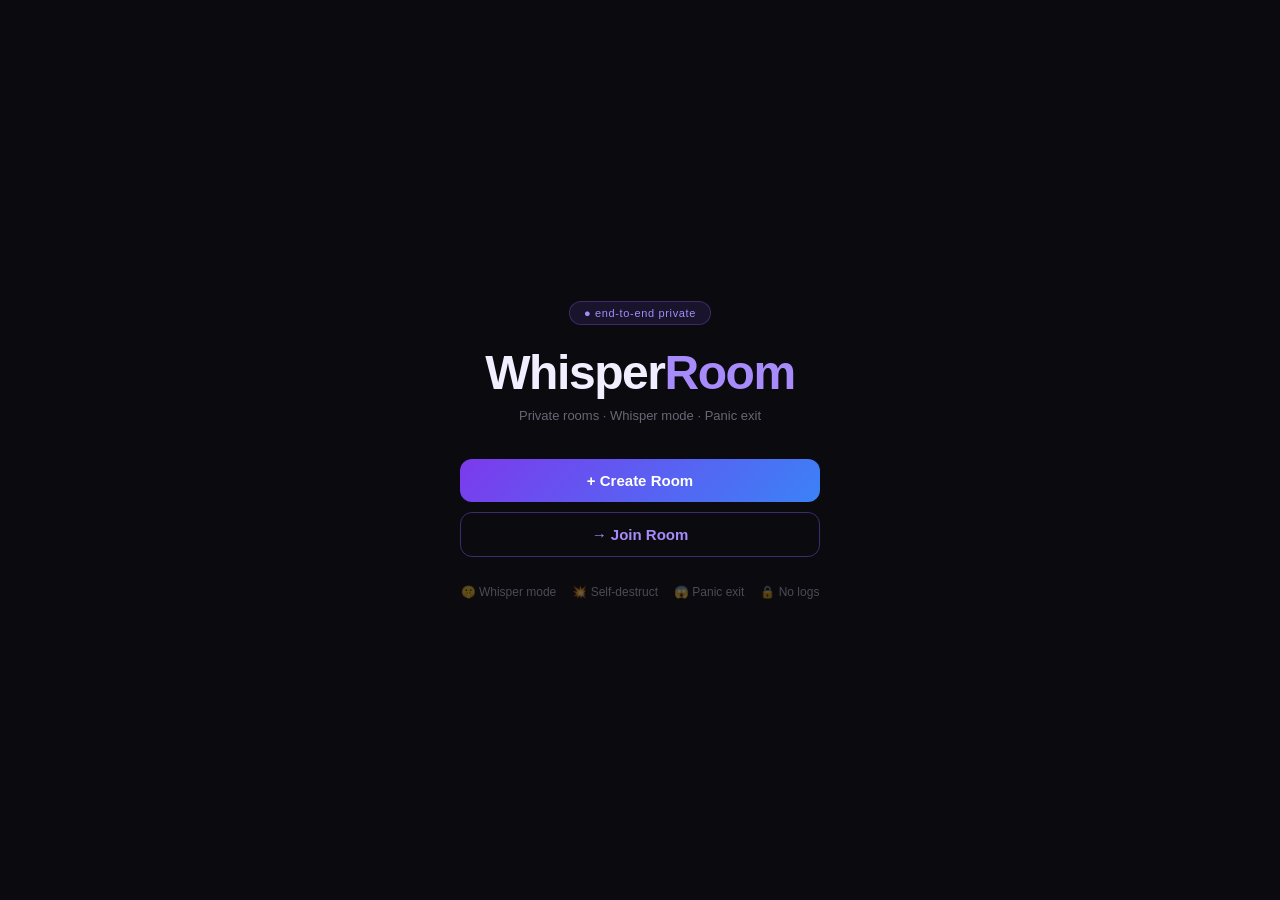
<file: html/index.html>
<!DOCTYPE html>
<html lang="en">
<head>
  <meta charset="UTF-8" />
  <meta name="viewport" content="width=device-width, initial-scale=1.0"/>
  <title>WhisperRoom 🤫</title>
  <link rel="stylesheet" href="../css/style.css" />
</head>
<body>

  <div class="page">
    <div class="center-box">

      <!-- Badge -->
      <div class="badge">● end-to-end private</div>

      <!-- Logo -->
      <h1 class="logo">Whisper<span>Room</span></h1>
      <p class="tagline">Private rooms · Whisper mode · Panic exit</p>

      <!-- Buttons -->
      <div class="btn-group">
        <button class="btn btn-primary" onclick="window.location.href='create.html'">
          + Create Room
        </button>
        <button class="btn btn-outline" onclick="window.location.href='join.html'">
          → Join Room
        </button>
      </div>

      <!-- Features -->
      <div class="features">
        <span>🤫 Whisper mode</span>
        <span>💥 Self-destruct</span>
        <span>😱 Panic exit</span>
        <span>🔒 No logs</span>
      </div>

    </div>
  </div>

  <script src="../js/app.js"></script>

</body>
</html>
</file>
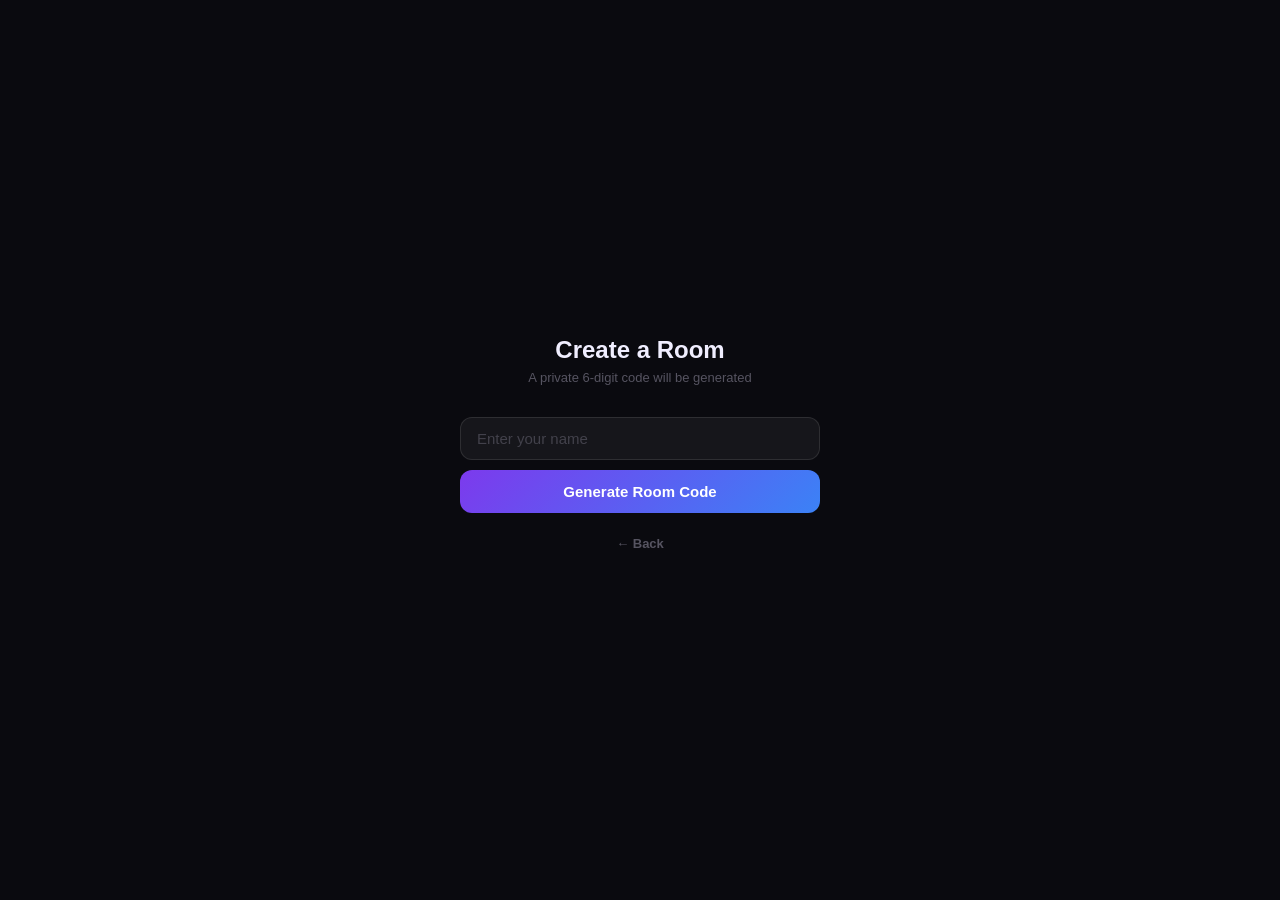
<file: html/create.html>
<!DOCTYPE html>
<html lang="en">
<head>
  <meta charset="UTF-8" />
  <meta name="viewport" content="width=device-width, initial-scale=1.0"/>
  <title>Create Room · WhisperRoom</title>
  <link rel="stylesheet" href="../css/style.css" />
</head>
<body>

  <div class="page">
    <div class="center-box">

      <!-- Title -->
      <h2 class="page-title">Create a Room</h2>
      <p class="page-sub">A private 6-digit code will be generated</p>

      <!-- Step 1: Enter name -->
      <div id="step1" style="width:100%;">
        <input
          type="text"
          id="username"
          class="input"
          placeholder="Enter your name"
          maxlength="20"
        />
        <button class="btn btn-primary mt" onclick="createRoom()">
          Generate Room Code
        </button>
        <button class="btn btn-ghost mt" onclick="window.location.href='index.html'">
          ← Back
        </button>
      </div>

      <!-- Step 2: Show code -->
      <div id="step2" style="display:none; width:100%;">
        <p class="hint">Share this code with your friends</p>
        <div class="code-box" onclick="copyCode()">
          <p class="code-label">ROOM CODE</p>
          <p class="code-text" id="room-code-display">------</p>
          <p class="code-hint" id="copy-hint">Tap to copy</p>
        </div>
        <button class="btn btn-primary mt" onclick="enterRoom()">
          Enter Room →
        </button>
      </div>

    </div>
  </div>

  <script src="../js/app.js"></script>
  <script src="../js/create.js"></script>

</body>
</html>
</file>
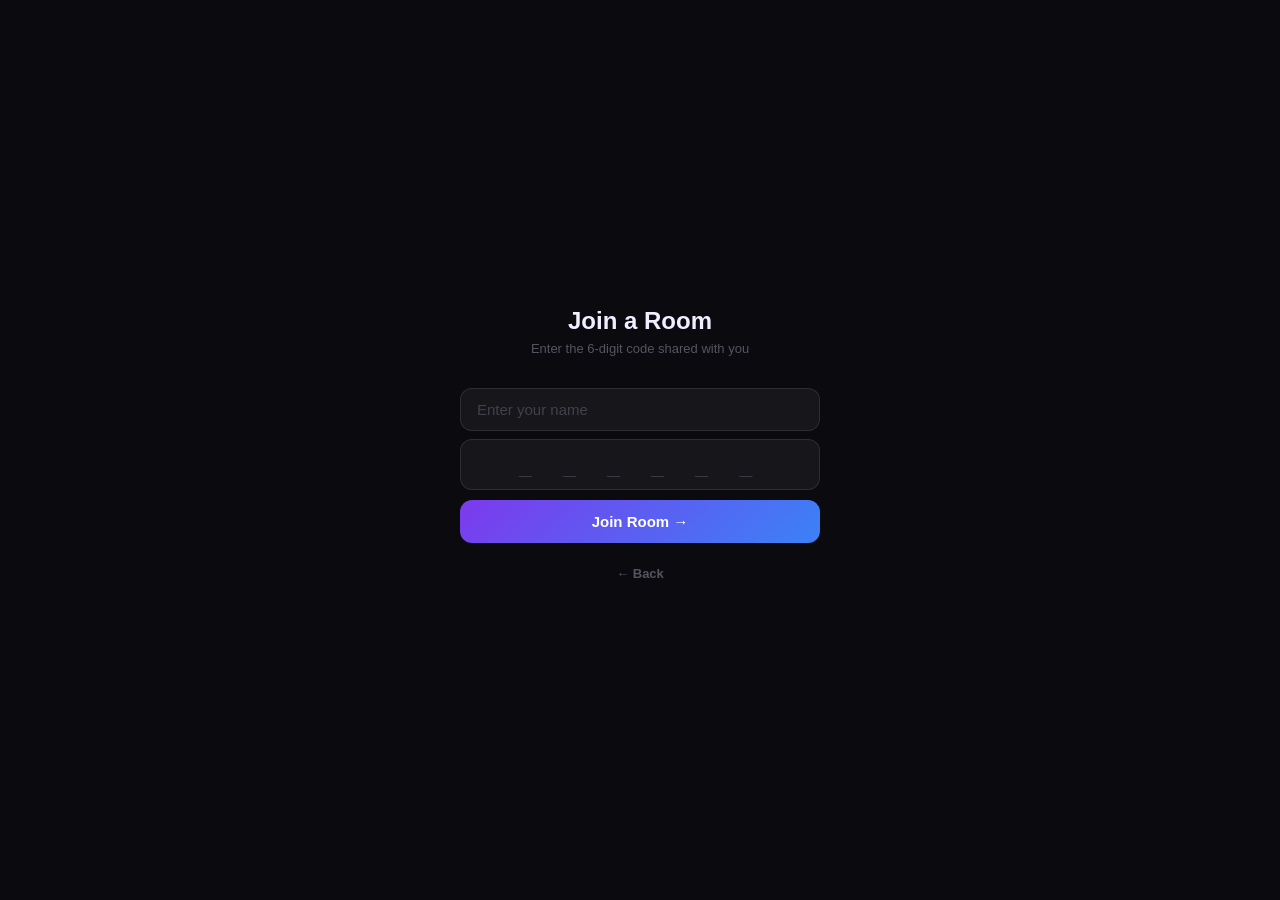
<file: html/join.html>
<!DOCTYPE html>
<html lang="en">
<head>
  <meta charset="UTF-8" />
  <meta name="viewport" content="width=device-width, initial-scale=1.0"/>
  <title>Join Room · WhisperRoom</title>
  <link rel="stylesheet" href="../css/style.css" />
</head>
<body>

  <div class="page">
    <div class="center-box">

      <!-- Title -->
      <h2 class="page-title">Join a Room</h2>
      <p class="page-sub">Enter the 6-digit code shared with you</p>

      <!-- Inputs -->
      <input
        type="text"
        id="join-username"
        class="input"
        placeholder="Enter your name"
        maxlength="20"
      />

      <input
        type="text"
        id="join-code"
        class="input code-input mt"
        placeholder="_ _ _ _ _ _"
        maxlength="6"
      />

      <!-- Error message -->
      <p class="error-msg" id="join-error" style="display:none;">
        ❌ Room not found. Check the code and try again.
      </p>

      <!-- Buttons -->
      <button class="btn btn-primary mt" onclick="joinRoom()">
        Join Room →
      </button>
      <button class="btn btn-ghost mt" onclick="window.location.href='index.html'">
        ← Back
      </button>

    </div>
  </div>

  <script src="../js/app.js"></script>
  <script src="../js/join.js"></script>

</body>
</html>
</file>
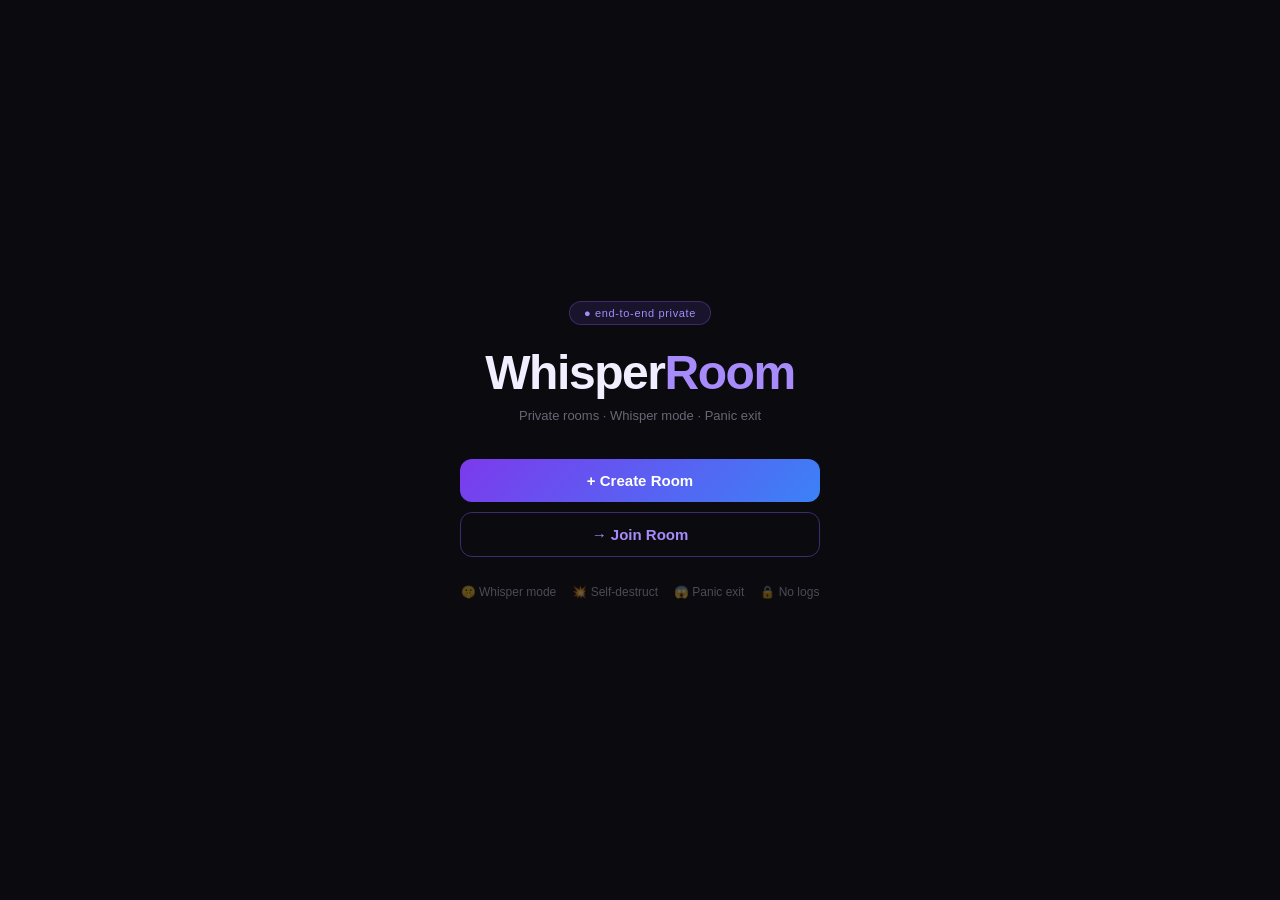
<file: html/room.html>
<!DOCTYPE html>
<html lang="en">
<head>
  <meta charset="UTF-8" />
  <meta name="viewport" content="width=device-width, initial-scale=1.0"/>
  <title>Room · WhisperRoom</title>
  <link rel="stylesheet" href="../css/style.css" />
</head>
<body class="room-body" oncontextmenu="return false">

  <!-- Header -->
  <div class="room-header">
    <div>
      <p class="room-logo">WhisperRoom 🤫</p>
      <p class="room-meta" id="room-meta">Loading...</p>
    </div>
    <div class="header-right">
      <!-- Timer -->
      <div class="timer-box" id="timer-box">
        <span class="timer-icon">💥</span>
        <span class="timer-text" id="timer-text">60:00</span>
      </div>
      <!-- Panic -->
      <button class="panic-btn" onclick="showPanicModal()">
        😱 PANIC
      </button>
    </div>
  </div>

  <!-- Main Layout -->
  <div class="room-layout">

    <!-- Chat Area -->
    <div class="chat-area">

      <!-- Messages -->
      <div class="messages" id="messages"></div>

      <!-- Typing Indicator -->
      <p class="typing-indicator" id="typing-indicator"></p>

      <!-- Whisper Bar -->
      <div class="whisper-bar" id="whisper-bar" style="display:none;">
        <p class="whisper-label" id="whisper-label">🤫 To:</p>
        <input
          type="text"
          id="whisper-input"
          class="whisper-input"
          placeholder="Whisper something..."
        />
        <button class="whisper-send" onclick="sendWhisper()">Send</button>
        <button class="whisper-cancel" onclick="cancelWhisper()">✕</button>
      </div>

      <!-- Message Input -->
      <div class="chat-input-area">
        <input
          type="text"
          id="msg-input"
          class="input chat-input"
          placeholder="Type a message..."
          onkeydown="if(event.key==='Enter') sendMessage()"
        />
        <button class="btn btn-primary send-btn" onclick="sendMessage()">
          →
        </button>
      </div>

    </div>

    <!-- Members Sidebar -->
    <div class="sidebar">
      <p class="sidebar-title">MEMBERS</p>
      <div id="member-list"></div>
    </div>

  </div>

  <!-- Panic Modal -->
  <div class="modal-bg" id="panic-modal" style="display:none;">
    <div class="modal">
      <p class="modal-icon">😱</p>
      <h3 class="modal-title">Panic Exit?</h3>
      <p class="modal-sub">
        Your messages will be deleted and you'll be removed instantly.
        This cannot be undone.
      </p>
      <button class="btn btn-danger mt" onclick="panicExit()">
        Yes, Panic Exit
      </button>
      <button class="btn btn-ghost mt" onclick="hidePanicModal()">
        Cancel
      </button>
    </div>
  </div>

  <!-- Room Destroyed Modal -->
  <div class="modal-bg" id="destroy-modal" style="display:none;">
    <div class="modal destroy-modal">
      <p class="destroy-icon-final">💥</p>
      <h3 class="modal-title">Room Destroyed</h3>
      <p class="modal-sub">
        This room has self-destructed. All messages are gone forever.
      </p>
      <button class="btn btn-primary mt" onclick="window.location.href='index.html'">
        Go Home
      </button>
    </div>
  </div>

  <script src="../js/app.js"></script>
  <script src="../js/room.js"></script>

</body>
</html>
</file>
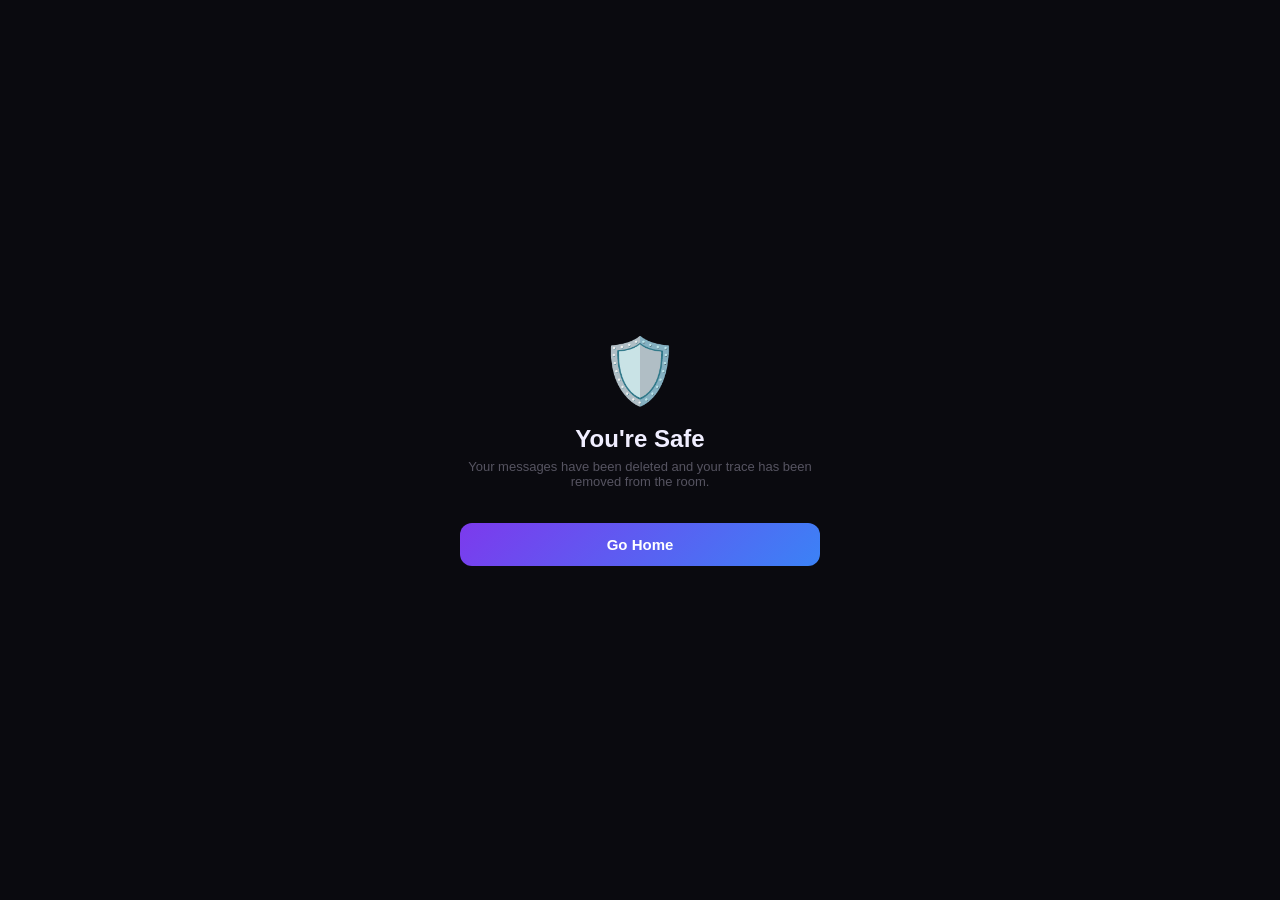
<file: html/safe.html>
<!DOCTYPE html>
<html lang="en">
<head>
  <meta charset="UTF-8" />
  <meta name="viewport" content="width=device-width, initial-scale=1.0"/>
  <title>You're Safe · WhisperRoom</title>
  <link rel="stylesheet" href="../css/style.css" />
</head>
<body>

  <div class="page">
    <div class="center-box" style="text-align:center;">
      <p style="font-size:64px; margin-bottom:16px;">🛡️</p>
      <h2 class="page-title">You're Safe</h2>
      <p class="page-sub">
        Your messages have been deleted and your
        trace has been removed from the room.
      </p>
      <button
        class="btn btn-primary mt"
        onclick="window.location.href='index.html'"
      >
        Go Home
      </button>
    </div>
  </div>

  <script src="../js/app.js"></script>

</body>
</html>
</file>
<file: css/style.css>
/* ===== RESET ===== */
* {
  margin: 0;
  padding: 0;
  box-sizing: border-box;
}

/* ===== BASE ===== */
body {
  font-family: 'Segoe UI', sans-serif;
  background: #0a0a0f;
  color: #e8e6f0;
  min-height: 100vh;
  user-select: none;
  -webkit-user-select: none;
}

input, textarea {
  user-select: text;
  -webkit-user-select: text;
}

/* ===== PAGE LAYOUT ===== */
.page {
  min-height: 100vh;
  display: flex;
  align-items: center;
  justify-content: center;
  padding: 24px;
}

.center-box {
  width: 100%;
  max-width: 360px;
  display: flex;
  flex-direction: column;
  align-items: center;
}

/* ===== BADGE ===== */
.badge {
  display: inline-flex;
  align-items: center;
  gap: 6px;
  background: rgba(138, 92, 246, 0.12);
  border: 1px solid rgba(138, 92, 246, 0.3);
  border-radius: 99px;
  padding: 5px 14px;
  font-size: 11px;
  color: #a78bfa;
  letter-spacing: 0.06em;
  margin-bottom: 20px;
}

/* ===== LOGO ===== */
.logo {
  font-size: 48px;
  font-weight: 900;
  color: #f0eeff;
  letter-spacing: -0.03em;
  margin-bottom: 8px;
}

.logo span {
  color: #a78bfa;
}

/* ===== TAGLINE ===== */
.tagline {
  font-size: 13px;
  color: rgba(200, 195, 220, 0.5);
  margin-bottom: 36px;
  text-align: center;
}

/* ===== BUTTONS ===== */
.btn-group {
  display: flex;
  flex-direction: column;
  gap: 10px;
  width: 100%;
  margin-bottom: 28px;
}

.btn {
  width: 100%;
  padding: 13px;
  border-radius: 12px;
  font-size: 15px;
  font-weight: 700;
  cursor: pointer;
  border: none;
  transition: all 0.2s ease;
}

.btn-primary {
  background: linear-gradient(135deg, #7c3aed, #3b82f6);
  color: #fff;
}

.btn-primary:hover { opacity: 0.88; }

.btn:active { transform: scale(0.97); }

.btn-outline {
  background: transparent;
  border: 1px solid rgba(138, 92, 246, 0.4);
  color: #a78bfa;
}

.btn-outline:hover {
  background: rgba(138, 92, 246, 0.1);
}

.btn-ghost {
  background: transparent;
  color: rgba(200, 195, 220, 0.4);
  font-size: 13px;
}

.btn-ghost:hover {
  color: rgba(200, 195, 220, 0.8);
}

.btn-danger {
  background: #dc2626;
  color: #fff;
}

.btn-danger:hover { background: #b91c1c; }

.mt { margin-top: 10px; }

/* ===== FEATURES ROW ===== */
.features {
  display: flex;
  gap: 16px;
  flex-wrap: wrap;
  justify-content: center;
  font-size: 12px;
  color: rgba(200, 195, 220, 0.35);
}

/* ===== INPUTS ===== */
.input {
  width: 100%;
  background: rgba(255,255,255,0.05);
  border: 1px solid rgba(255,255,255,0.1);
  border-radius: 12px;
  color: #f0eeff;
  font-size: 15px;
  padding: 12px 16px;
  outline: none;
  transition: border-color 0.2s;
  margin-top: 8px;
}

.input:focus {
  border-color: rgba(138, 92, 246, 0.6);
}

.input::placeholder {
  color: rgba(200,195,220,0.25);
}

.code-input {
  text-align: center;
  letter-spacing: 0.4em;
  font-size: 22px;
  font-family: monospace;
}

/* ===== PAGE TITLES ===== */
.page-title {
  font-size: 24px;
  font-weight: 900;
  color: #f0eeff;
  margin-bottom: 6px;
  text-align: center;
}

.page-sub {
  font-size: 13px;
  color: rgba(200,195,220,0.4);
  text-align: center;
  margin-bottom: 24px;
}

/* ===== CODE BOX ===== */
.hint {
  font-size: 13px;
  color: rgba(200,195,220,0.4);
  text-align: center;
  margin-bottom: 16px;
  width: 100%;
}

.code-box {
  width: 100%;
  background: rgba(138, 92, 246, 0.08);
  border: 1px dashed rgba(138, 92, 246, 0.4);
  border-radius: 16px;
  padding: 24px;
  text-align: center;
  cursor: pointer;
  transition: background 0.2s;
  animation: codeAppear 0.3s ease;
}

.code-box:hover {
  background: rgba(138, 92, 246, 0.14);
}

.code-label {
  font-size: 10px;
  color: rgba(167, 139, 250, 0.6);
  letter-spacing: 0.12em;
  margin-bottom: 8px;
}

.code-text {
  font-size: 38px;
  font-weight: 900;
  color: #a78bfa;
  letter-spacing: 0.25em;
  font-family: monospace;
}

.code-hint {
  font-size: 11px;
  color: rgba(200,195,220,0.3);
  margin-top: 8px;
}

/* ===== ERROR MESSAGE ===== */
.error-msg {
  color: #f87171;
  font-size: 13px;
  text-align: center;
  background: rgba(248, 113, 113, 0.1);
  border-radius: 8px;
  padding: 8px 12px;
  margin-top: 10px;
  width: 100%;
}

/* ===== ROOM LAYOUT ===== */
.room-body {
  display: flex;
  flex-direction: column;
  height: 100vh;
  overflow: hidden;
}

.room-header {
  display: flex;
  align-items: center;
  justify-content: space-between;
  padding: 12px 16px;
  background: #0d0d14;
  border-bottom: 1px solid rgba(255,255,255,0.08);
  flex-shrink: 0;
}

.room-logo {
  font-size: 14px;
  font-weight: 800;
  color: #f0eeff;
}

.room-meta {
  font-size: 11px;
  color: rgba(200,195,220,0.4);
  font-family: monospace;
  margin-top: 2px;
}

.panic-btn {
  background: #dc2626;
  color: #fff;
  border: none;
  border-radius: 8px;
  padding: 8px 12px;
  font-size: 12px;
  font-weight: 800;
  cursor: pointer;
  transition: background 0.2s;
  animation: panicPulse 2s ease-in-out infinite;
}

.panic-btn:hover { background: #b91c1c; }

.room-layout {
  display: flex;
  flex: 1;
  overflow: hidden;
}

/* ===== CHAT AREA ===== */
.chat-area {
  flex: 1;
  display: flex;
  flex-direction: column;
  overflow: hidden;
}

.messages {
  flex: 1;
  overflow-y: auto;
  padding: 16px;
  display: flex;
  flex-direction: column;
  gap: 8px;
}

/* ===== MESSAGE BUBBLES ===== */
.msg-wrap {
  display: flex;
  flex-direction: column;
  animation: fadeInUp 0.2s ease;
}

.msg-wrap.mine { align-items: flex-end; }
.msg-wrap.theirs { align-items: flex-start; }

.msg-name {
  font-size: 11px;
  color: rgba(200,195,220,0.4);
  margin-bottom: 3px;
  padding: 0 4px;
}

.msg-bubble {
  max-width: 70%;
  padding: 10px 14px;
  border-radius: 18px;
  font-size: 14px;
  line-height: 1.5;
  word-break: break-word;
}

.msg-wrap.mine .msg-bubble {
  background: #7c3aed;
  color: #fff;
  border-bottom-right-radius: 4px;
}

.msg-wrap.theirs .msg-bubble {
  background: rgba(255,255,255,0.08);
  color: #e8e6f0;
  border-bottom-left-radius: 4px;
}

.msg-time {
  font-size: 10px;
  color: rgba(200,195,220,0.3);
  margin-top: 3px;
  padding: 0 4px;
}

.msg-system {
  text-align: center;
  font-size: 12px;
  color: rgba(200,195,220,0.35);
  padding: 4px 0;
  animation: fadeInUp 0.2s ease;
}

.msg-whisper {
  text-align: center;
  font-size: 12px;
  color: #a78bfa;
  background: rgba(138,92,246,0.1);
  border-radius: 8px;
  padding: 6px 12px;
  animation: fadeInUp 0.2s ease;
}

/* ===== TYPING INDICATOR ===== */
.typing-indicator {
  font-size: 12px;
  color: rgba(200,195,220,0.4);
  padding: 2px 16px 6px;
  min-height: 20px;
}

/* ===== WHISPER BAR ===== */
.whisper-bar {
  display: flex;
  align-items: center;
  gap: 8px;
  padding: 8px 12px;
  background: rgba(138,92,246,0.1);
  border-top: 1px solid rgba(138,92,246,0.2);
}

.whisper-label {
  font-size: 12px;
  color: #a78bfa;
  white-space: nowrap;
}

.whisper-input {
  flex: 1;
  background: transparent;
  border: none;
  color: #f0eeff;
  font-size: 13px;
  outline: none;
}

.whisper-input::placeholder {
  color: rgba(167,139,250,0.4);
}

.whisper-send {
  background: none;
  border: none;
  color: #a78bfa;
  font-size: 13px;
  font-weight: 700;
  cursor: pointer;
}

.whisper-cancel {
  background: none;
  border: none;
  color: rgba(200,195,220,0.4);
  font-size: 13px;
  cursor: pointer;
}

/* ===== CHAT INPUT ===== */
.chat-input-area {
  display: flex;
  gap: 8px;
  padding: 10px 12px;
  border-top: 1px solid rgba(255,255,255,0.08);
}

.chat-input {
  flex: 1;
  margin-top: 0;
  padding: 10px 14px;
  font-size: 14px;
}

.send-btn {
  width: auto;
  padding: 10px 18px;
  font-size: 18px;
  margin-top: 0;
}

/* ===== SIDEBAR ===== */
.sidebar {
  width: 130px;
  background: #0d0d14;
  border-left: 1px solid rgba(255,255,255,0.08);
  padding: 12px;
  overflow-y: auto;
  flex-shrink: 0;
}

.sidebar-title {
  font-size: 10px;
  color: rgba(200,195,220,0.3);
  letter-spacing: 0.1em;
  margin-bottom: 12px;
}

.member-item { margin-bottom: 14px; }

.member-name {
  font-size: 12px;
  color: rgba(200,195,220,0.6);
  word-break: break-all;
  margin-bottom: 3px;
}

.whisper-btn {
  background: none;
  border: none;
  color: #a78bfa;
  font-size: 11px;
  cursor: pointer;
  padding: 0;
}

.whisper-btn:hover { color: #c4b5fd; }

/* ===== MODAL ===== */
.modal-bg {
  position: fixed;
  inset: 0;
  background: rgba(0,0,0,0.8);
  display: flex;
  align-items: center;
  justify-content: center;
  z-index: 100;
  padding: 24px;
}

.modal {
  background: #12111a;
  border: 1px solid rgba(220,38,38,0.3);
  border-radius: 20px;
  padding: 28px;
  max-width: 300px;
  width: 100%;
  text-align: center;
  display: flex;
  flex-direction: column;
}

.modal-icon { font-size: 40px; margin-bottom: 12px; }
.modal-title { font-size: 20px; font-weight: 900; color: #f0eeff; margin-bottom: 8px; }
.modal-sub { font-size: 13px; color: rgba(200,195,220,0.5); line-height: 1.6; }

/* ===== SCROLLBAR ===== */
::-webkit-scrollbar { width: 4px; }
::-webkit-scrollbar-track { background: transparent; }
::-webkit-scrollbar-thumb {
  background: rgba(138,92,246,0.3);
  border-radius: 4px;
}

/* ===== ANIMATIONS ===== */
@keyframes fadeInUp {
  from { opacity: 0; transform: translateY(8px); }
  to { opacity: 1; transform: translateY(0); }
}

@keyframes pageFade {
  from { opacity: 0; }
  to { opacity: 1; }
}

@keyframes shake {
  0%, 100% { transform: translateX(0); }
  20% { transform: translateX(-6px); }
  40% { transform: translateX(6px); }
  60% { transform: translateX(-4px); }
  80% { transform: translateX(4px); }
}

@keyframes panicPulse {
  0%, 100% { box-shadow: 0 0 0 0 rgba(220,38,38,0.4); }
  50% { box-shadow: 0 0 0 6px rgba(220,38,38,0); }
}

@keyframes codeAppear {
  from { opacity: 0; transform: scale(0.95); }
  to { opacity: 1; transform: scale(1); }
}

@keyframes bounce {
  0%, 100% { transform: translateY(0); }
  50% { transform: translateY(-10px); }
}

.page, .room-body { animation: pageFade 0.3s ease; }
.input.shake { animation: shake 0.4s ease; }
.safe-icon { display: inline-block; animation: bounce 1.5s ease-in-out infinite; }

/* ===== MOBILE RESPONSIVE ===== */
@media (max-width: 480px) {
  .logo { font-size: 36px; }
  .sidebar { width: 90px; }
  .msg-bubble { max-width: 85%; }
  .sidebar-title { font-size: 9px; }
  .member-name { font-size: 11px; }
}

/* ===== HEADER RIGHT ===== */
.header-right {
  display: flex;
  align-items: center;
  gap: 8px;
}

/* ===== TIMER ===== */
.timer-box {
  display: flex;
  align-items: center;
  gap: 5px;
  background: rgba(255,255,255,0.06);
  border: 1px solid rgba(255,255,255,0.1);
  border-radius: 8px;
  padding: 6px 10px;
  transition: all 0.3s ease;
}

.timer-icon {
  font-size: 13px;
}

.timer-text {
  font-size: 13px;
  font-family: monospace;
  font-weight: 700;
  color: rgba(200,195,220,0.7);
  letter-spacing: 0.05em;
}

/* Timer turns red under 5 minutes */
.timer-box.timer-danger {
  background: rgba(220,38,38,0.1);
  border-color: rgba(220,38,38,0.3);
}

.timer-box.timer-danger .timer-text {
  color: #f87171;
}

/* Timer flashes under 1 minute */
@keyframes timerFlash {
  0%, 100% { opacity: 1; }
  50% { opacity: 0.3; }
}

.timer-box.timer-critical {
  background: rgba(220,38,38,0.2);
  border-color: rgba(220,38,38,0.6);
  animation: timerFlash 1s ease-in-out infinite;
}

.timer-box.timer-critical .timer-text {
  color: #ef4444;
}

/* ===== DESTROY MODAL ===== */
.destroy-modal {
  border-color: rgba(138,92,246,0.3);
}

/* ===== ROOM DESTROYED ANIMATION ===== */
@keyframes explode {
  0% { transform: scale(1); opacity: 1; }
  50% { transform: scale(1.3); opacity: 0.5; }
  100% { transform: scale(0); opacity: 0; }
}

@keyframes modalAppear {
  from { transform: scale(0.8); opacity: 0; }
  to { transform: scale(1); opacity: 1; }
}

@keyframes shake-screen {
  0%, 100% { transform: translateX(0); }
  20% { transform: translateX(-8px); }
  40% { transform: translateX(8px); }
  60% { transform: translateX(-5px); }
  80% { transform: translateX(5px); }
}

.destroy-modal {
  border-color: rgba(138, 92, 246, 0.3);
  animation: modalAppear 0.4s ease;
}

.destroy-icon {
  display: inline-block;
  font-size: 52px;
  margin-bottom: 12px;
  animation: explode 0.6s ease forwards;
  animation-delay: 0.2s;
}

.destroy-icon-final {
  display: inline-block;
  font-size: 52px;
  margin-bottom: 12px;
}

.screen-shake {
  animation: shake-screen 0.5s ease;
}

/* Destroyed overlay flash */
@keyframes flashRed {
  0% { opacity: 0; }
  30% { opacity: 0.3; }
  100% { opacity: 0; }
}

.red-flash {
  position: fixed;
  inset: 0;
  background: #dc2626;
  z-index: 200;
  pointer-events: none;
  animation: flashRed 0.6s ease forwards;
}

/* ===== SCREENSHOT WARNING ===== */
.screenshot-warning {
  position: fixed;
  inset: 0;
  background: rgba(0, 0, 0, 0.92);
  z-index: 300;
  display: flex;
  flex-direction: column;
  align-items: center;
  justify-content: center;
  text-align: center;
  padding: 24px;
  animation: pageFade 0.2s ease;
}

.screenshot-warning-icon {
  font-size: 52px;
  margin-bottom: 16px;
}

.screenshot-warning-title {
  font-size: 22px;
  font-weight: 900;
  color: #f0eeff;
  margin-bottom: 8px;
}

.screenshot-warning-sub {
  font-size: 13px;
  color: rgba(200,195,220,0.5);
  margin-bottom: 24px;
  max-width: 280px;
  line-height: 1.6;
}

.screenshot-warning-btn {
  background: linear-gradient(135deg, #7c3aed, #3b82f6);
  color: #fff;
  border: none;
  border-radius: 12px;
  padding: 12px 28px;
  font-size: 14px;
  font-weight: 700;
  cursor: pointer;
  transition: opacity 0.2s;
}

.screenshot-warning-btn:hover {
  opacity: 0.88;
}

/* Watermark chat */
.messages-watermark {
  position: relative;
}

.messages-watermark::after {
  content: attr(data-user);
  position: absolute;
  top: 50%;
  left: 50%;
  transform: translate(-50%, -50%) rotate(-30deg);
  font-size: 48px;
  font-weight: 900;
  color: rgba(138, 92, 246, 0.06);
  pointer-events: none;
  white-space: nowrap;
  letter-spacing: 0.1em;
  z-index: 1;
}
</file>
